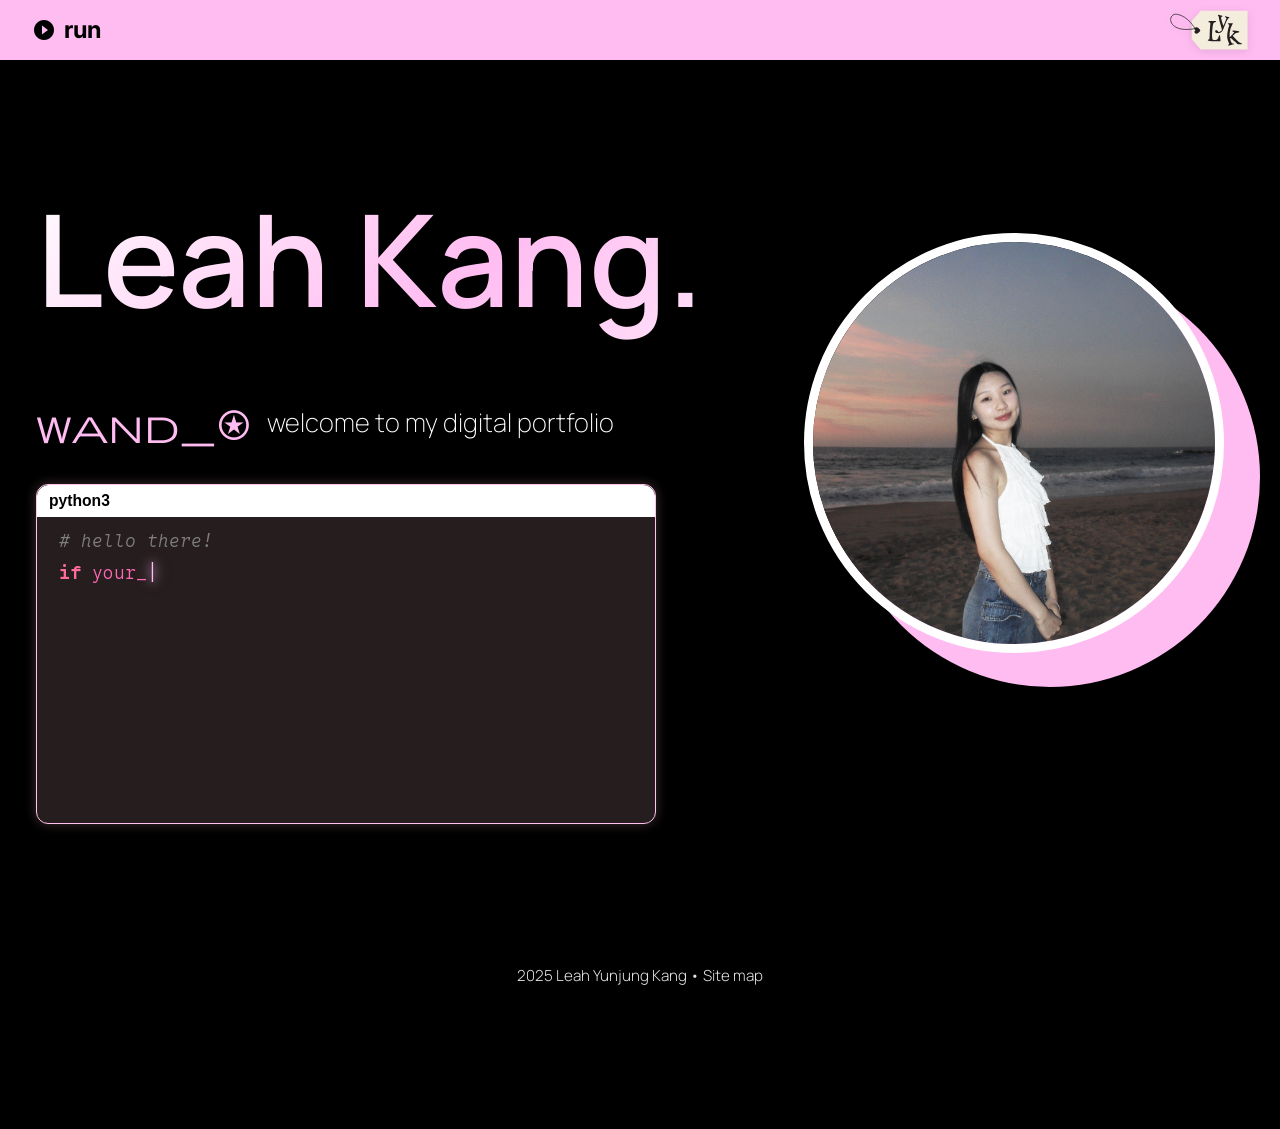
<file: index.html>
<!doctype html>
<html lang="en">

<!--
WRITTEN BY: Leah Kang
EMAIL: leahyk@uci.edu
-->

<head>
  <!-- meta tags for responsiveness -->
  <meta charset="utf-8">
  <meta name="viewport" content="width=device-width, initial-scale=1.0">
  <meta name="author" content="Leah Kang">
  <meta name="description" content="Leah Kang's Portfolio - Informatics Student">
  
  <!-- preconnect for faster font loading -->
  <link rel="preconnect" href="https://fonts.googleapis.com">
  <link rel="preconnect" href="https://fonts.gstatic.com" crossorigin>

  <!-- external styles -->
  <link rel="stylesheet" href="css/style.css">
  <link href="https://fonts.googleapis.com/icon?family=Material+Icons" rel="stylesheet">
  <link href="https://fonts.googleapis.com/css2?family=Google+Sans+Code:wght@300&display=swap" rel="stylesheet">
  <link href="https://fonts.googleapis.com/css2?family=Inter:wght@400;600&display=swap" rel="stylesheet">
  <link href="https://fonts.googleapis.com/css2?family=Manrope:wght@300;700&display=swap" rel="stylesheet">
  <link href="https://fonts.googleapis.com/css2?family=Material+Symbols+Outlined" rel="stylesheet">

  <title>Leah Kang's Portfolio</title>
</head>


<body>
<!-- skip link for accessibility -->
<a class="skip-link" href="#main-content">Skip to main content</a>

<!-- main navigation menu -->
<nav aria-label="Main navigation" id="run-section">
  <div class="nav-top-row">
    <button id="run-btn" class="run-btn" aria-expanded="false" aria-controls="nav-links">
      <span class="material-icons play-icon">play_circle_filled</span>
      <strong>run</strong>
    </button>
    <!-- logo -->
    <a href="index.html" aria-label="Home">
      <img src="images/logo.svg" alt="LYK monogram logo." class="nav-logo"><span class="visually-hidden">Home</span>
    </a>
  </div>
  <ul id="nav-links" class="nav-links">
    <li><a href="about.html">about</a></li>
    <li><a href="projects.html">projects</a></li>
    <li><a href="personal.html">personal</a></li>
    <li><a href="contact.html">contact</a></li>
  </ul>
</nav>

 
 
  <!-- main content -->
  <main id="main-content">
  <div class="intro-container">
    <header>
      <h1>Leah Kang.</h1>
    
      <p class="intro-text">
        <span class="material-symbols-outlined magic-icon">wand_stars</span>
        welcome to my digital portfolio
      </p>
      
      <!-- code snippet with explore link -->
      <div class="code-box">
        <div class="code-header">python3</div>
        <div id="typed-code"></div>
        <p class="indented" id="explore-line" style="visibility: hidden;">
          <button id="explore-link" type="button" class="explore-link"><span class="code-variable">explore</span> = <span class="code-boolean">True</span></button>
        </p>
      </div>
      </header>
    
    <!-- progile image with pink background -->
    <div class="profile-img-container">
      <img src="images/self.jpg" alt="Leah Kang standing and smiling at a beach." class="profile-img">
    </div>

  </div>
  </main>


  

  <!-- JavaScript for typing animation and nav -->
  <script>
    // typing animation for code box
    const codeLines = [
      { html: '<span class="hello-color"><em># hello there! </em></span>', raw: '# hello there! ' },
      { html: '<span class="code-keyword">if</span> <span class="code-variable">your_interest</span> <span class="code-keyword">in</span> [', raw: 'if your_interest in [' },
      { html: '    <span class="code-string">"backend software"</span>,', raw: '    "backend software",' },
      { html: '    <span class="code-string">"informatics"</span>,', raw: '    "informatics",' },
      { html: '    <span class="code-string">"organizations and IT"</span>,', raw: '    "organizations and IT",' },
      { html: '    <span class="code-string">"design"</span>', raw: '    "design"' },
      { html: '    ] :', raw: '    ] :' }
    ];

    const typedCode = document.getElementById("typed-code");
    const exploreLine = document.getElementById("explore-line");
    let lineIndex = 0;
    let charIndex = 0;
    let currentLineEl = null;

    function typeNextChar() {
      if (lineIndex >= codeLines.length) {
        exploreLine.style.visibility = "visible";
        return;
      }

      const line = codeLines[lineIndex];

      if (charIndex === 0) {
        currentLineEl = document.createElement("p");
        if (lineIndex === 0) {
          // no indent for comment line
        } else if (lineIndex >= 2) {
          currentLineEl.className = "indented";
        }
        typedCode.appendChild(currentLineEl);
      }

      charIndex++;
      // Build the displayed text by taking raw chars up to charIndex, then map to styled HTML
      const visibleRaw = line.raw.substring(0, charIndex);
      // Replace the raw substring with the corresponding styled HTML, truncated
      currentLineEl.innerHTML = buildStyledSubstring(line, charIndex) + '<span class="typing-cursor">|</span>';

      if (charIndex < line.raw.length) {
        setTimeout(typeNextChar, 45);
      } else {
        // Remove cursor from finished line
        currentLineEl.innerHTML = line.html;
        lineIndex++;
        charIndex = 0;
        setTimeout(typeNextChar, 150);
      }
    }

    function buildStyledSubstring(line, count) {
      // Create a temp element with full HTML, extract text, then truncate
      const temp = document.createElement("div");
      temp.innerHTML = line.html;
      const fullText = temp.textContent;
      const partial = fullText.substring(0, count);

      // Rebuild with styling by walking through the HTML structure
      let result = "";
      let textSoFar = 0;
      const walker = document.createTreeWalker(temp, NodeFilter.SHOW_TEXT);
      let node;
      const fragments = [];

      // Collect all text nodes with their parent styling
      while (node = walker.nextNode()) {
        fragments.push({ text: node.textContent, parent: node.parentElement });
      }

      for (const frag of fragments) {
        if (textSoFar >= count) break;
        const remaining = count - textSoFar;
        const sliced = frag.text.substring(0, remaining);
        textSoFar += sliced.length;

        if (frag.parent === temp) {
          result += sliced;
        } else {
          // Wrap in parent tags
          const clone = frag.parent.cloneNode(false);
          clone.textContent = sliced;
          result += clone.outerHTML;
        }
      }
      return result;
    }

    // Start typing after a brief delay
    setTimeout(typeNextChar, 500);

    // Nav menu logic
    const exploreLink = document.getElementById("explore-link");
    const runBtn = document.getElementById("run-btn");
    const navLinks = document.getElementById("nav-links");
    const runSection = document.getElementById("run-section");
    let menuOpen = false;

    function toggleMenu(open) {
      menuOpen = open;
      runBtn.setAttribute("aria-expanded", open);
      const items = navLinks.querySelectorAll("li");

      if (open) {
        navLinks.classList.add("open");
        items.forEach((item, i) => {
          item.style.transitionDelay = `${i * 80}ms`;
          item.classList.add("visible");
        });
      } else {
        items.forEach((item, i) => {
          item.style.transitionDelay = `${(items.length - 1 - i) * 60}ms`;
          item.classList.remove("visible");
        });
        setTimeout(() => navLinks.classList.remove("open"), items.length * 60 + 200);
      }
    }

    runBtn.addEventListener("click", () => {
      toggleMenu(!menuOpen);
    });

    exploreLink.addEventListener("click", () => {
      toggleMenu(true);
      runSection.scrollIntoView({ behavior: "smooth", block: "start" });
    });

    document.addEventListener("click", (event) => {
      if (menuOpen && !runSection.contains(event.target) && event.target !== exploreLink) {
        toggleMenu(false);
      }
    });
  </script>

  <!-- footer with name and sitemap link -->
  <footer>
    <p>2025 Leah Yunjung Kang • <a href="sitemap.html">Site map</a></p>
  </footer>


  


 </body>
 </html>
</file>
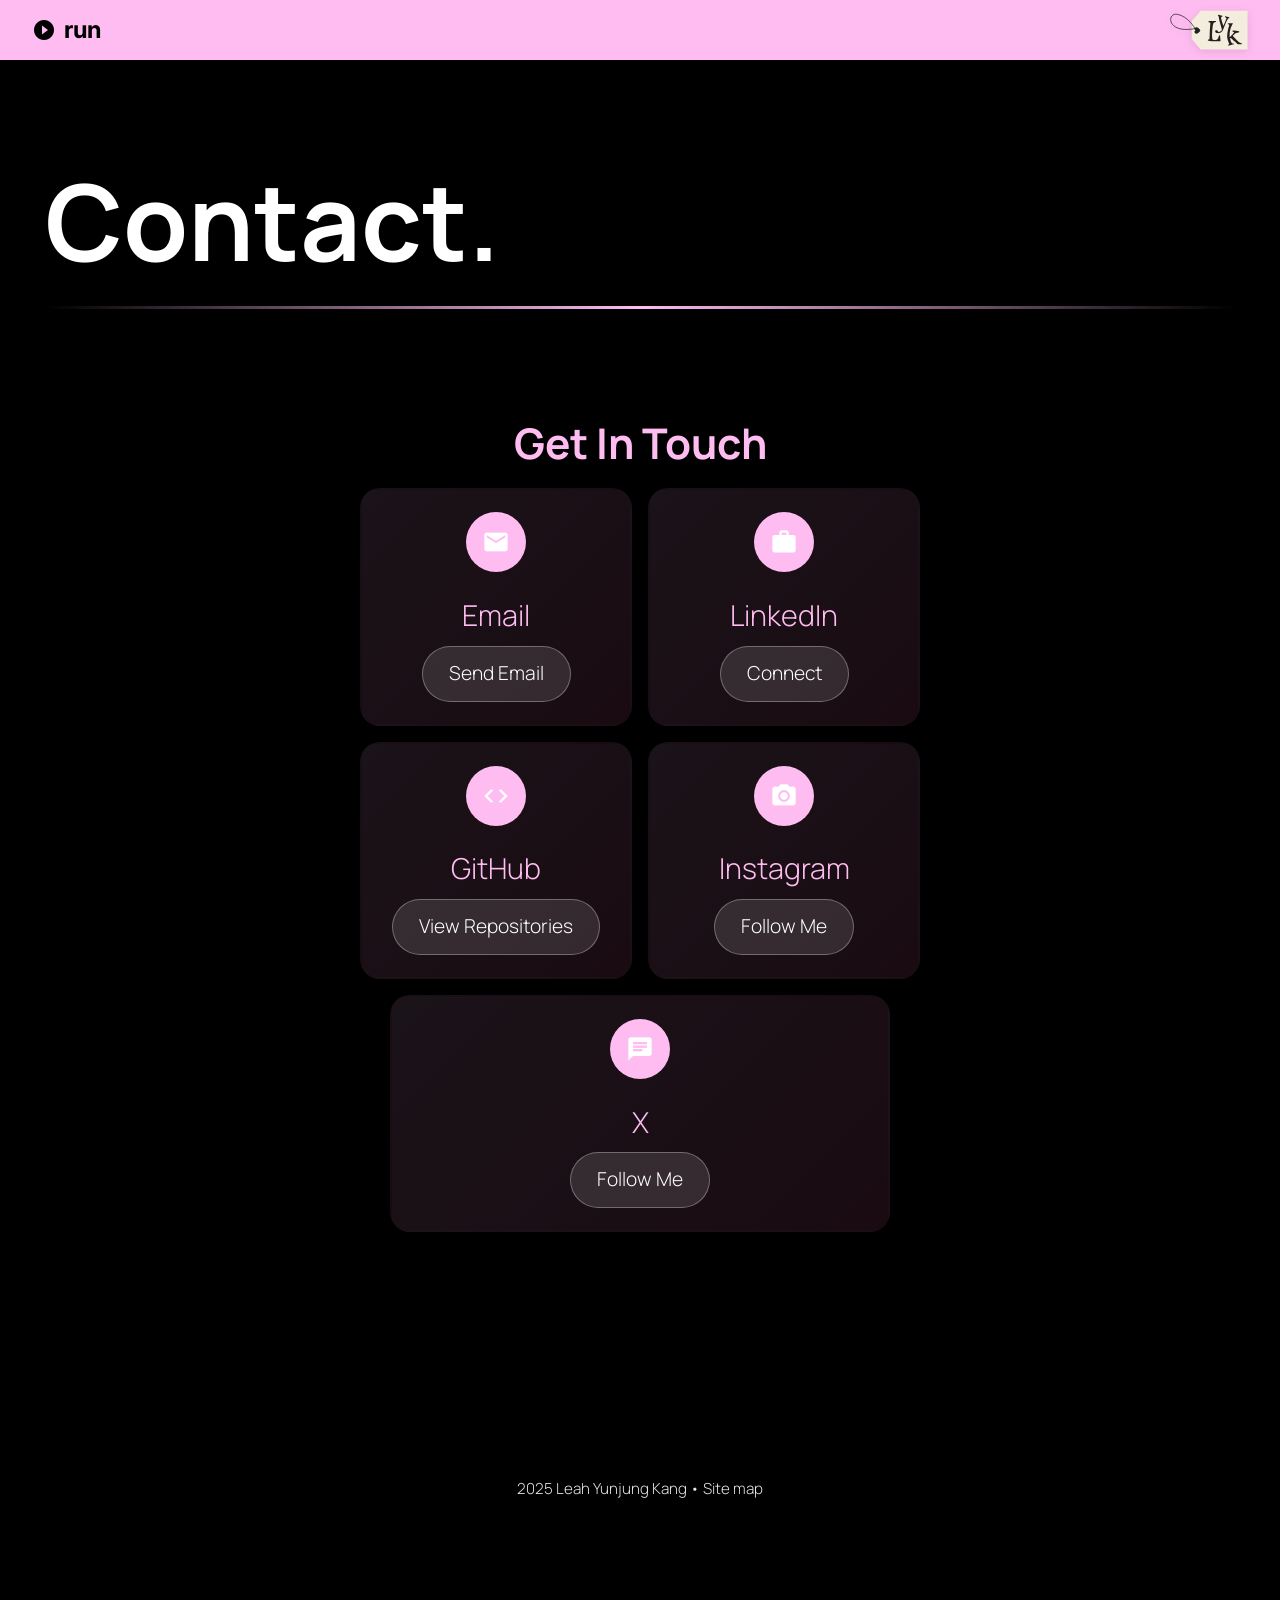
<file: contact.html>
<!doctype html>
<html lang="en">


<head>
  <!-- tags for responsiveness -->
  <meta charset="utf-8">
  <meta name="viewport" content="width=device-width, initial-scale=1.0">
  <meta name="author" content="Leah Kang">
  <meta name="description" content="Contact Leah Kang - Portfolio">
  
  <!-- preconnect for faster font loading -->
  <link rel="preconnect" href="https://fonts.googleapis.com">
  <link rel="preconnect" href="https://fonts.gstatic.com" crossorigin>

  <!-- external styles -->
  <link rel="stylesheet" href="css/style.css">
  <link href="https://fonts.googleapis.com/icon?family=Material+Icons" rel="stylesheet">
  <link href="https://fonts.googleapis.com/css2?family=Google+Sans+Code:wght@300&display=swap" rel="stylesheet">
  <link href="https://fonts.googleapis.com/css2?family=Inter:wght@400;600&display=swap" rel="stylesheet">
  <link href="https://fonts.googleapis.com/css2?family=Manrope:wght@300;700&display=swap" rel="stylesheet">
  <link href="https://fonts.googleapis.com/css2?family=Material+Symbols+Outlined" rel="stylesheet">

  <title>Contact — Leah Kang</title>
</head>


<body>
<!-- skip link -->
<a class="skip-link" href="#main-content">Skip to main content</a>

<!-- main navigation menu -->
<nav aria-label="Main navigation" id="run-section">
  <div class="nav-top-row">
    <button id="run-btn" class="run-btn" aria-expanded="false" aria-controls="nav-links">
      <span class="material-icons play-icon">play_circle_filled</span>
      <strong>run</strong>
    </button>
    <a href="index.html" aria-label="Home">
      <img src="images/logo.svg" alt="LYK monogram logo." class="nav-logo"><span class="visually-hidden">Home</span>
    </a>
  </div>
  <ul id="nav-links" class="nav-links">
    <li><a href="about.html">about</a></li>
    <li><a href="projects.html">projects</a></li>
    <li><a href="personal.html">personal</a></li>
    <li><a href="contact.html" aria-current="page">contact</a></li>
  </ul>
</nav>

 
 
            
  <!-- main content -->
  <main id="main-content">
  <div class="about-me">
    <h1><strong>Contact.</strong></h1>
    <hr class="about-line">

    <div class="about-content">
      <div class="about-text-content">
        <div class="personal-content">
          
          <!-- contact information grid -->
          <div class="contact-section">
            <h2>Get In Touch</h2>
            <div class="contact-grid">
              <!-- email contact -->
              <div class="contact-item">
                <div class="contact-icon">
                  <span class="material-icons">email</span>
                </div>
                <h3>Email</h3>
                <a href="mailto:leahyk@uci.edu" class="contact-link" aria-label="Send email to Leah Kang">Send Email</a>
              </div>
              
              <!-- linkedin contact -->
              <div class="contact-item">
                <div class="contact-icon">
                  <span class="material-icons">work</span>
                </div>
                <h3>LinkedIn</h3>
                <a href="https://linkedin.com/in/leahkang" target="_blank" class="contact-link" aria-label="View Leah Kang's LinkedIn profile">Connect</a>
              </div>
              
              <!-- github contact -->
              <div class="contact-item">
                <div class="contact-icon">
                  <span class="material-icons">code</span>
                </div>
                <h3>GitHub</h3>
                <a href="https://github.com/leahkangg" target="_blank" class="contact-link" aria-label="View Leah Kang's GitHub repositories">View Repositories</a>
              </div>
              
              <!-- instagram contact -->
              <div class="contact-item">
                <div class="contact-icon">
                  <span class="material-icons">photo_camera</span>
                </div>
                <h3>Instagram</h3>
                <a href="https://instagram.com/leahkangg" target="_blank" class="contact-link" aria-label="Follow Leah Kang on Instagram">Follow Me</a>
              </div>
              
              <!-- x contact -->
              <div class="contact-item">
                <div class="contact-icon">
                  <span class="material-icons">chat</span>
                </div>
                <h3>X</h3>
                <a href="https://x.com/leahkangg" target="_blank" class="contact-link" aria-label="Follow Leah Kang on X (Twitter)">Follow Me</a>
              </div>
            </div>
          </div>


        </div>
      </div>
    </div>
  </div>
  </main>
  
  


  <!-- JavaScript for nav -->
  <script>
    const runBtn = document.getElementById("run-btn");
    const navLinks = document.getElementById("nav-links");
    const runSection = document.getElementById("run-section");
    let menuOpen = false;

    function toggleMenu(open) {
      menuOpen = open;
      runBtn.setAttribute("aria-expanded", open);
      const items = navLinks.querySelectorAll("li");
      if (open) {
        navLinks.classList.add("open");
        items.forEach((item, i) => { item.style.transitionDelay = `${i * 80}ms`; item.classList.add("visible"); });
      } else {
        items.forEach((item, i) => { item.style.transitionDelay = `${(items.length - 1 - i) * 60}ms`; item.classList.remove("visible"); });
        setTimeout(() => navLinks.classList.remove("open"), items.length * 60 + 200);
      }
    }

    runBtn.addEventListener("click", () => toggleMenu(!menuOpen));
    document.addEventListener("click", (event) => {
      if (menuOpen && !runSection.contains(event.target)) toggleMenu(false);
    });
  </script>

  <!-- footer with name and sitemap link -->
  <footer>
    <p>2025 Leah Yunjung Kang • <a href="sitemap.html">Site map</a></p>
  </footer>

</body>
</html>
</file>
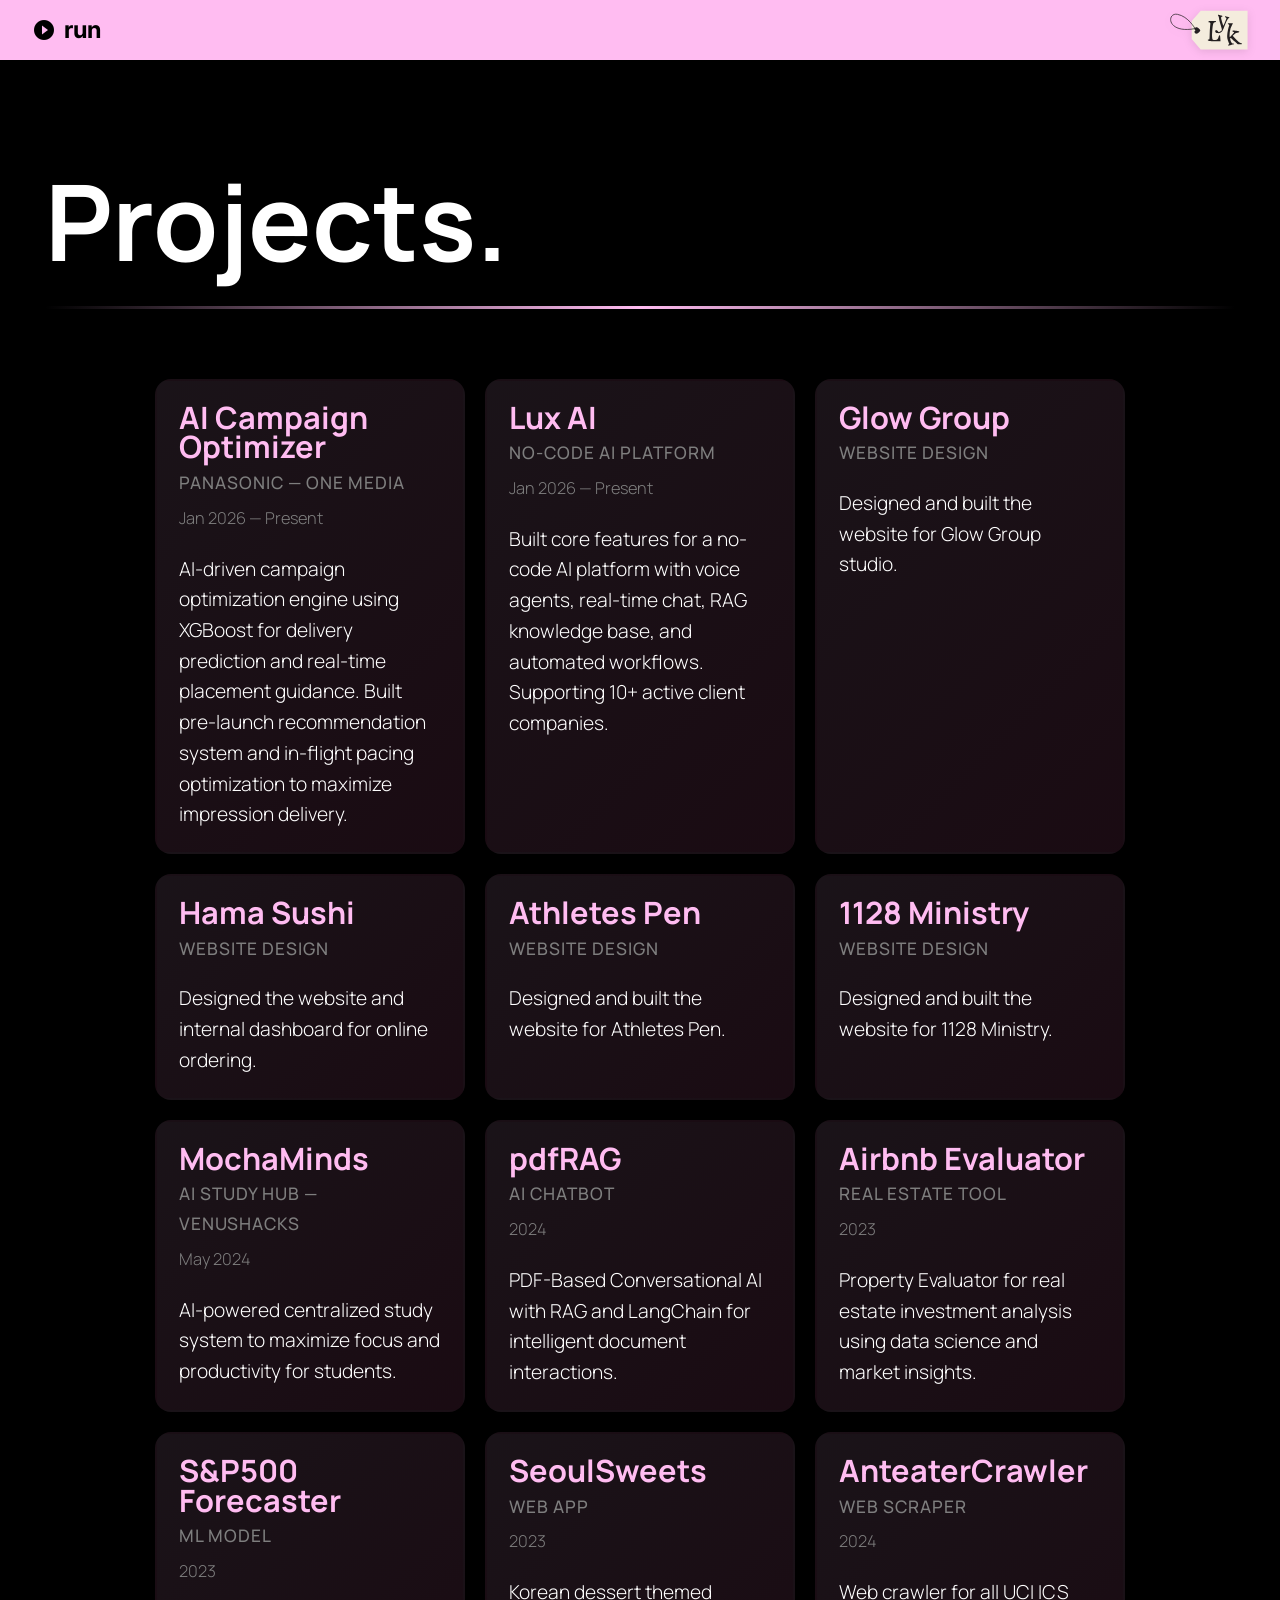
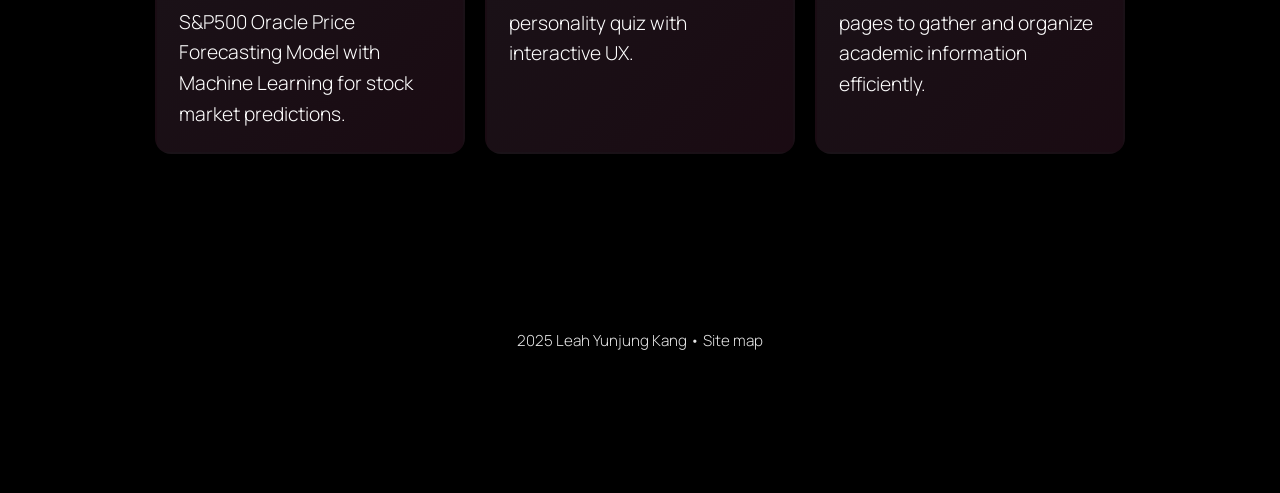
<file: projects.html>
<!doctype html>
<html lang="en">


<head>
  <!--  tags for responsiveness -->
  <meta charset="utf-8">
  <meta name="viewport" content="width=device-width, initial-scale=1.0">
  <meta name="author" content="Leah Kang">
  <meta name="description" content="Leah Kang's Projects - Portfolio">
  
  <!-- preconnect for faster font loading -->
  <link rel="preconnect" href="https://fonts.googleapis.com">
  <link rel="preconnect" href="https://fonts.gstatic.com" crossorigin>

  <!-- external styles -->
  <link rel="stylesheet" href="css/style.css">
  <link href="https://fonts.googleapis.com/icon?family=Material+Icons" rel="stylesheet">
  <link href="https://fonts.googleapis.com/css2?family=Google+Sans+Code:wght@300&display=swap" rel="stylesheet">
  <link href="https://fonts.googleapis.com/css2?family=Inter:wght@400;600&display=swap" rel="stylesheet">
  <link href="https://fonts.googleapis.com/css2?family=Manrope:wght@300;700&display=swap" rel="stylesheet">
  <link href="https://fonts.googleapis.com/css2?family=Material+Symbols+Outlined" rel="stylesheet">

  <title>Projects — Leah Kang</title>
</head>


<body>
<!-- skip link for accessibility -->
<a class="skip-link" href="#main-content">Skip to main content</a>

<!-- main navigation menu -->
<nav aria-label="Main navigation" id="run-section">
  <div class="nav-top-row">
    <button id="run-btn" class="run-btn" aria-expanded="false" aria-controls="nav-links">
      <span class="material-icons play-icon">play_circle_filled</span>
      <strong>run</strong>
    </button>
    <a href="index.html" aria-label="Home">
      <img src="images/logo.svg" alt="LYK monogram logo." class="nav-logo"><span class="visually-hidden">Home</span>
    </a>
  </div>
  <ul id="nav-links" class="nav-links">
    <li><a href="about.html">about</a></li>
    <li><a href="projects.html" aria-current="page">projects</a></li>
    <li><a href="personal.html">personal</a></li>
    <li><a href="contact.html">contact</a></li>
  </ul>
</nav>

 
 
            
  <!-- main content -->
  <main id="main-content">
  <div class="about-me">
    <h1><strong>Projects.</strong></h1>
    <hr class="about-line">

    <!-- projects grid  -->
    <div class="projects-container">
      <div class="projects-grid">

        <!-- panasonic project -->
        <a class="project-card project-card-nolink">
          <div class="project-header">
            <h2>AI Campaign Optimizer</h2>
            <div class="project-type">Panasonic — One Media</div>
            <div class="project-date">Jan 2026 — Present</div>
          </div>
          <p class="project-description">AI-driven campaign optimization engine using XGBoost for delivery prediction and real-time placement guidance. Built pre-launch recommendation system and in-flight pacing optimization to maximize impression delivery.</p>
        </a>

        <!-- lux ai project -->
        <a href="https://www.luxai.dev/" target="_blank" class="project-card project-card-link">
          <div class="project-header">
            <h2>Lux AI</h2>
            <div class="project-type">No-Code AI Platform</div>
            <div class="project-date">Jan 2026 — Present</div>
          </div>
          <p class="project-description">Built core features for a no-code AI platform with voice agents, real-time chat, RAG knowledge base, and automated workflows. Supporting 10+ active client companies.</p>
        </a>

        <!-- glow group project -->
        <a href="https://glowgroup.studio" target="_blank" class="project-card project-card-link">
          <div class="project-header">
            <h2>Glow Group</h2>
            <div class="project-type">Website Design</div>
          </div>
          <p class="project-description">Designed and built the website for Glow Group studio.</p>
        </a>

        <!-- hama sushi project -->
        <a href="https://hamasushi.com" target="_blank" class="project-card project-card-link">
          <div class="project-header">
            <h2>Hama Sushi</h2>
            <div class="project-type">Website Design</div>
          </div>
          <p class="project-description">Designed the website and internal dashboard for online ordering.</p>
        </a>

        <!-- athletes pen project -->
        <a href="https://athletespen.com" target="_blank" class="project-card project-card-link">
          <div class="project-header">
            <h2>Athletes Pen</h2>
            <div class="project-type">Website Design</div>
          </div>
          <p class="project-description">Designed and built the website for Athletes Pen.</p>
        </a>

        <!-- 1128 ministry project -->
        <a href="https://1128ministry.org" target="_blank" class="project-card project-card-link">
          <div class="project-header">
            <h2>1128 Ministry</h2>
            <div class="project-type">Website Design</div>
          </div>
          <p class="project-description">Designed and built the website for 1128 Ministry.</p>
        </a>

        <!-- mochaminds project -->
        <a href="https://github.com/BaneBeetle/VenusHacks" target="_blank" class="project-card project-card-link">
          <div class="project-header">
            <h2>MochaMinds</h2>
            <div class="project-type">AI Study Hub — VenusHacks</div>
            <div class="project-date">May 2024</div>
          </div>
          <p class="project-description">AI-powered centralized study system to maximize focus and productivity for students.</p>
        </a>

        <!-- pdfrag project -->
        <a href="https://github.com/leahkangg/RAGPDF/blob/main/RAGLLM.py" target="_blank" class="project-card project-card-link">
          <div class="project-header">
            <h2>pdfRAG</h2>
            <div class="project-type">AI Chatbot</div>
            <div class="project-date">2024</div>
          </div>
          <p class="project-description">PDF-Based Conversational AI with RAG and LangChain for intelligent document interactions.</p>
        </a>

        <!-- airbnb evaluator project -->
        <a href="https://github.com/leahkangg/AirbnbEstimator" target="_blank" class="project-card project-card-link">
          <div class="project-header">
            <h2>Airbnb Evaluator</h2>
            <div class="project-type">Real Estate Tool</div>
            <div class="project-date">2023</div>
          </div>
          <p class="project-description">Property Evaluator for real estate investment analysis using data science and market insights.</p>
        </a>

        <!-- sp500 forecaster project -->
        <a href="https://github.com/leahkangg/SP500Oracle" target="_blank" class="project-card project-card-link">
          <div class="project-header">
            <h2>S&P500 Forecaster</h2>
            <div class="project-type">ML Model</div>
            <div class="project-date">2023</div>
          </div>
          <p class="project-description">S&P500 Oracle Price Forecasting Model with Machine Learning for stock market predictions.</p>
        </a>

        <!-- seoulsweets project -->
        <a href="https://leahkangg.github.io/SeoulSweets.github.io/" target="_blank" class="project-card project-card-link">
          <div class="project-header">
            <h2>SeoulSweets</h2>
            <div class="project-type">Web App</div>
            <div class="project-date">2023</div>
          </div>
          <p class="project-description">Korean dessert themed personality quiz with interactive UX.</p>
        </a>

        <!-- anteatercrawler project -->
        <a href="https://github.com/leahkangg/leahkangg-webcrawler" target="_blank" class="project-card project-card-link">
          <div class="project-header">
            <h2>AnteaterCrawler</h2>
            <div class="project-type">Web Scraper</div>
            <div class="project-date">2024</div>
          </div>
          <p class="project-description">Web crawler for all UCI ICS pages to gather and organize academic information efficiently.</p>
        </a>

      </div>
    </div>
  </div>
  </main>
  
  



  <!-- JavaScript for nav -->
  <script>
    const runBtn = document.getElementById("run-btn");
    const navLinks = document.getElementById("nav-links");
    const runSection = document.getElementById("run-section");
    let menuOpen = false;

    function toggleMenu(open) {
      menuOpen = open;
      runBtn.setAttribute("aria-expanded", open);
      const items = navLinks.querySelectorAll("li");
      if (open) {
        navLinks.classList.add("open");
        items.forEach((item, i) => { item.style.transitionDelay = `${i * 80}ms`; item.classList.add("visible"); });
      } else {
        items.forEach((item, i) => { item.style.transitionDelay = `${(items.length - 1 - i) * 60}ms`; item.classList.remove("visible"); });
        setTimeout(() => navLinks.classList.remove("open"), items.length * 60 + 200);
      }
    }

    runBtn.addEventListener("click", () => toggleMenu(!menuOpen));
    document.addEventListener("click", (event) => {
      if (menuOpen && !runSection.contains(event.target)) toggleMenu(false);
    });
  </script>

  <!-- footer with name and sitemap link -->
  <footer>
    <p>2025 Leah Yunjung Kang • <a href="sitemap.html">Site map</a></p>
  </footer>

</body>
</html>
</file>
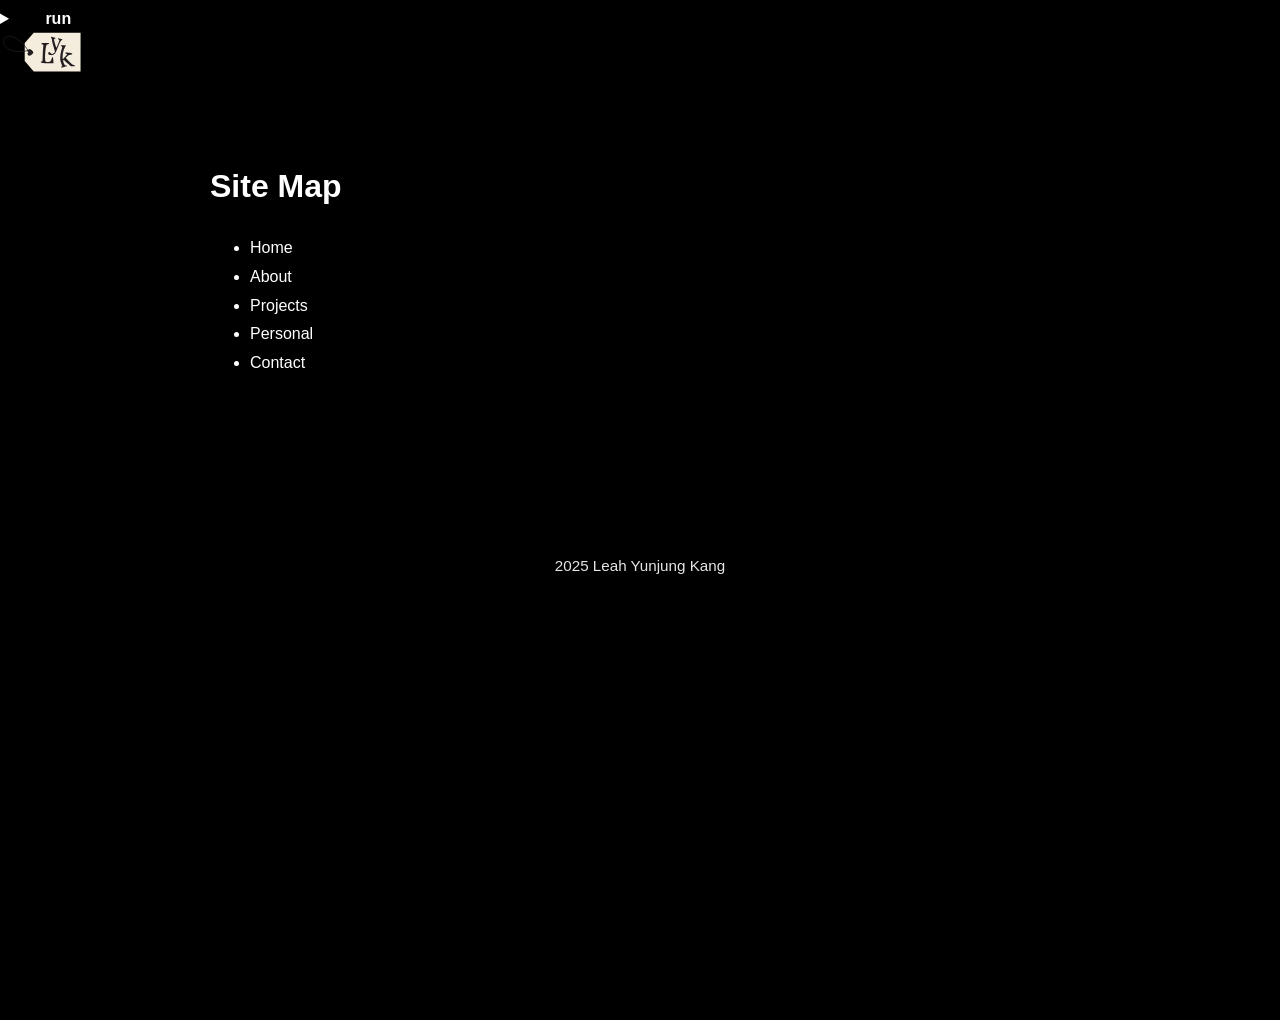
<file: sitemap.html>
<!doctype html>
<html lang="en">
<head>
  <meta charset="utf-8">
  <meta name="viewport" content="width=device-width, initial-scale=1.0">
  <title>Site Map</title>
  <link rel="stylesheet" href="css/style.css">
  <link href="https://fonts.googleapis.com/icon?family=Material+Icons" rel="stylesheet">
  </head>
<body>
  <a class="skip-link" href="#main-content">Skip to main content</a>
  <nav aria-label="Main navigation">
    <details id="run-section">
      <summary>
        <span class="material-icons play-icon">play_circle_filled</span>
        <strong>run</strong>
      </summary>
      <ul>
        <li><a href="about.html">about</a></li>
        <li><a href="projects.html">projects</a></li>
        <li><a href="personal.html">personal</a></li>
        <li><a href="contact.html">contact</a></li>
      </ul>
    </details>
    <a href="index.html" aria-label="Home">
      <img src="images/logo.svg" alt="Leah Kang's graphic logo." class="nav-logo"><span class="visually-hidden">Home</span>
    </a>
  </nav>

  <main id="main-content" class="sitemap-main">
    <h1>Site Map</h1>
    <ul>
      <li><a href="index.html">Home</a></li>
      <li><a href="about.html">About</a></li>
      <li><a href="projects.html">Projects</a></li>
      <li><a href="personal.html">Personal</a></li>
      <li><a href="contact.html">Contact</a></li>
    </ul>
  </main>

  <footer>
    <p>2025 Leah Yunjung Kang</p>
  </footer>
</body>
</html>
</file>
<file: css/style.css>
/* css variables */
:root {
  --primary-pink: #ffbcf1;
  --text-white: #ffffff;
  --text-gray: #7e7e7e;
  --bg-black: black;
  --code-bg: rgba(255, 192, 203, 0.15);
  --code-border: rgb(255, 195, 237);
  --code-shadow: rgba(255, 182, 193, 0.25);
}

/* reset and base  */
* {
  box-sizing: border-box;
}

html {
  overflow-y: scroll;
}

/* accessibility reduced motion */
@media (prefers-reduced-motion: reduce) {
  * {
    animation-duration: 0.01ms !important;
    animation-iteration-count: 1 !important;
    transition-duration: 0.01ms !important;
  }
}

/* focus styles for accessibility when using keyboard and not mouse*/
a:focus,
button:focus,
summary:focus {
  outline: 2px solid var(--primary-pink);
  outline-offset: 2px;
}

/* link hover and focus styles */
a:hover,
a:focus {
  text-decoration: underline;
}

@media (max-width: 768px) {
  .nav-links li a {
    padding: 10px 15px;
    font-size: 1.1em;
  }

  .run-btn {
    padding: 10px;
  }

  .play-icon {
    font-size: 2em;
  }
}

body {
  background-color: var(--bg-black);
  color: var(--text-white);
    font-family: 'Manrope', 'Segoe UI', Tahoma, Geneva, Verdana, sans-serif;
    font-weight: 300;
    margin: 0;
    min-height: 100vh;
    text-align: left;
    padding: 0;
    line-height: 1.6;
    -webkit-font-smoothing: antialiased;
    -moz-osx-font-smoothing: grayscale;
    padding-bottom: 120px;
}

.skip-link {
  position: absolute;
  left: -999px;
  top: 10px;
  background: #000;
  color: #fff;
  padding: 10px 14px;
  border-radius: 6px;
  z-index: 2000;
}

.skip-link:focus {
  left: 10px;
  outline: 2px solid var(--primary-pink);
  outline-offset: 2px;
}

footer {
  text-align: center;
  padding: 60px 20px 20px 20px;
  color: var(--text-white);
  opacity: 0.9;
  margin-top: 80px;
}

footer p {
  margin: 0;
  font-size: 0.95em;
}
footer a { color: #ffffff; text-decoration: none; }
footer a:hover, footer a:focus { text-decoration: underline; color: #ffffff; }

nav {
    position: fixed;
    top: 0;
    left: 0;
    width: 100%;
    background: none;
    padding: 0;
    z-index: 1000;
  }

  .nav-top-row {
    display: flex;
    align-items: center;
    justify-content: space-between;
    width: 100%;
    height: 60px;
    background: var(--primary-pink);
    padding: 0 2em;
  }

  .run-btn {
    cursor: pointer;
    font-weight: 600;
    color: var(--bg-black);
    outline: none;
    font-size: 24px;
    line-height: 60px;
    font-family: 'Inter', sans-serif;
    display: flex;
    align-items: center;
    gap: 8px;
    background: none;
    border: none;
    padding: 0;
    height: 60px;
  }

  .nav-links {
    list-style: none;
    margin: 0;
    padding: 0 0 0 2em;
    max-height: 0;
    overflow: hidden;
    transition: max-height 0.4s cubic-bezier(0.4, 0, 0.2, 1);
    background: rgba(255, 214, 243, 0.5);
    backdrop-filter: blur(12px);
    -webkit-backdrop-filter: blur(12px);
  }

  .nav-links.open {
    max-height: 300px;
  }

  .nav-links li {
    opacity: 0;
    transform: translateX(-20px);
    transition: opacity 0.3s ease, transform 0.3s ease;
  }

  .nav-links li.visible {
    opacity: 1;
    transform: translateX(0);
  }
  
  .nav-logo {
  height: 40px;
  width: auto;
  display: block;
  filter: drop-shadow(0 2px 4px rgba(0, 0, 0, 0.1));
  }

.visually-hidden {
  position: absolute;
  width: 1px;
  height: 1px;
  padding: 0;
  margin: -1px;
  overflow: hidden;
  clip: rect(0, 0, 1px, 1px);
  clip-path: inset(50%);
  border: 0;
  white-space: nowrap;
}
  

.nav-links li {
  margin: 0.7em 0;
}

.nav-links li a {
  color: var(--text-white);
  text-decoration: none;
  position: relative;
  padding: 5px 10px;
  border-radius: 8px;
  font-family: 'Inter', sans-serif;
}

.nav-links li a:hover,
.nav-links li a:focus {
  background-color: rgba(255, 255, 255, 0.2);
}

.play-icon {
  font-size: 32px;
  color: var(--bg-black);
}

header {
  display: flex;
  flex-direction: column;
  justify-content: center;
}

header h1 {
  font-size: 8em;
  margin-bottom: 0.1em;
  font-weight: 600;
  color: var(--text-white);
  background: linear-gradient(135deg, var(--text-white) 0%, var(--primary-pink) 25%, var(--text-white) 50%, var(--primary-pink) 75%, var(--text-white) 100%);
  -webkit-background-clip: text;
  -webkit-text-fill-color: transparent;
  background-clip: text;
  background-size: 300% 100%;
  animation: gradient-shift 4s ease-in-out infinite;
}

@keyframes gradient-shift {
  0% { background-position: 0% 50%; }
  50% { background-position: 100% 50%; }
  100% { background-position: 0% 50%; }
}



header .hello-color {
  color: var(--text-gray);
  font-style: italic;
  font-size: 1em;
  margin: 0 0 0.1em 0;
}

header p {
  margin: 0.5em 0;
  font-weight: 100;
  font-size: 1.6em;
  line-height: 1.6;
}

.intro-container {
    display: flex;
  align-items: center;
  justify-content: center;
    gap: 80px;
  margin-top: 70px;
  padding: 0 30px;
}

.intro-container .profile-img-container {
  margin-right: 20px;
  }
  
  .intro-text {
  margin-top: 30px;
  margin-bottom: 30px;
    font-size: 1.6em;
    line-height: 1.6;
    font-weight: 100;
  }
  
  .explore-link {
  color: inherit;
  text-decoration: none;
    cursor: pointer;
    background: transparent;
    border: none;
    padding: 0;
    font: inherit;
    text-shadow: 0 0 8px var(--primary-pink), 0 0 16px var(--primary-pink), 0 0 32px rgba(255, 188, 241, 0.4);
    animation: glow-pulse 2s ease-in-out infinite;
  }

  @keyframes glow-pulse {
    0%, 100% { text-shadow: 0 0 8px var(--primary-pink), 0 0 16px var(--primary-pink), 0 0 32px rgba(255, 188, 241, 0.4); }
    50% { text-shadow: 0 0 12px var(--primary-pink), 0 0 24px var(--primary-pink), 0 0 48px rgba(255, 188, 241, 0.6); }
  }

  .explore-link:hover {
  color: var(--primary-pink);
  text-decoration: none;
  background-color: rgba(255, 188, 241, 0.1);
  }
  
.profile-img {
  width: 420px;
  height: 420px;
    border-radius: 50%;
    object-fit: cover;
  border: 9px solid var(--text-white);
  align-self: flex-end;
}

.profile-img-container {
  position: relative;
  display: inline-block;
}

.profile-img-container::after {
  content: "";
  position: absolute;
  width: 420px;
  height: 420px;
  background-color: var(--primary-pink);
  border-radius: 50%;
  bottom: -24px;
  right: -32px;
  z-index: -1;
}

.code-box {
  background-color: var(--code-bg);
  border: 1px solid var(--code-border);
    border-radius: 12px;
    padding: 14px 22px;
    margin-top: 10px;
    display: inline-block;
    line-height: 1.5;
  font-size: 0.7em;
  box-shadow: 0 0 12px var(--code-shadow);
  position: relative;
    font-family: 'Google Sans Code', 'Fira Code', 'Consolas', 'Monaco', 'Courier New', monospace;
  font-weight: 300;
  overflow: hidden;
  min-width: 450px;
  height: 340px;
  width: 100%;
  max-width: 620px;
}



.code-box p {
  margin: 0.2em 0;
}

.typing-cursor {
  color: var(--primary-pink);
  animation: blink 0.7s step-end infinite;
  font-weight: 300;
  text-shadow: 0 0 8px var(--primary-pink), 0 0 16px var(--primary-pink), 0 0 24px rgba(255, 188, 241, 0.4);
}

@keyframes blink {
  0%, 100% { opacity: 1; }
  50% { opacity: 0; }
}

#typed-code p {
  margin: 0.2em 0;
  white-space: pre-wrap;
}


.code-box .code-header {
  background-color: var(--text-white);
  color: var(--bg-black);
    font-weight: 600;
    font-size: 1.4em;
  font-family: 'Arial', sans-serif;
    padding: 4px 12px;
    border-top-left-radius: 12px;
    border-top-right-radius: 12px;
  margin: -14px -22px 10px -22px;
}

.full-width-box {
  background: linear-gradient(135deg, var(--code-bg) 0%, rgba(255, 192, 203, 0.25) 100%);
  border: 1px solid var(--code-border);
  border-radius: 16px;
  padding: 90px 20px 45px 20px; 
  box-shadow: 0 8px 32px var(--code-shadow), 0 0 0 1px rgba(255, 255, 255, 0.1);
  color: var(--text-white);
  font-family: 'Google Sans Code', 'Fira Code', 'Consolas', 'Monaco', 'Courier New', monospace;
  font-weight: 300;
  font-size: 0.8em;
  line-height: 1.3;
  position: relative;
  overflow: hidden;
  word-wrap: break-word;
  overflow-wrap: break-word;
}



.full-width-box .code-header {
  position: absolute;
  top: 0;
  left: 0;
  right: 0;
  width: 100%;
  margin: 0;
  padding: 8px 12px;
  background: linear-gradient(135deg, #f8f9fa 0%, #e9ecef 100%);
  color: var(--bg-black);
  font-weight: 600;
  font-size: 0.9em;
  font-family: 'Arial', sans-serif;
  border-top-left-radius: 16px;
  border-top-right-radius: 16px;
  box-sizing: border-box;
  display: flex;
  align-items: center;
  gap: 8px;
}

.full-width-box .code-header::before {
  content: '●';
  color: #ff5f57;
  font-size: 0.8em;
}

.full-width-box .code-header::after {
  content: '● ●';
  color: #ffbd2e;
  font-size: 0.8em;
  margin-left: auto;
}

.full-width-box p {
  position: relative;
}



.code-keyword {
  color: #ff6b9d; 
  font-weight: 600;
}

.code-string {
  color: #ffffff; 
}

.code-number {
  color: #f0f0f0;
}

.code-variable {
  color: #ff69b4;
}

.code-operator {
  color: #ffd700;
  font-weight: bold;
}

.code-key {
  color: #00ffff;
  font-weight: bold;
}

.code-comment {
  color: #90ee90;
  font-style: italic;
}

.code-boolean {
  color: #ffbcf1;
}




.indented {
  text-indent: 40px;
  margin: 0.2em 0;
  }

  .material-symbols-outlined.magic-icon {
  font-size: 1.4em;
  color: var(--primary-pink);
  vertical-align: middle;
  margin-right: 10px;
}

.about-me {
  max-width: 1200px;
  margin: 100px auto 0;
  padding: 35px 45px;
  color: var(--text-white);
    font-size: 1.2em;
    line-height: 1.55em;
  position: relative;
}

.about-line {
  border: none;
  height: 3px;
  background: linear-gradient(90deg, transparent, var(--primary-pink), transparent);
  margin: 20px 0 70px 0;
  border-radius: 2px;
  animation: pulse 2s ease-in-out infinite;
}

@keyframes pulse {
  0%, 100% { opacity: 0.6; }
  50% { opacity: 1; }
}

.about-me h1 {
    font-size: 5.5em;
  color: var(--text-white);
    margin-bottom: 70px;
    text-align: left;
}

.about-me p {
  margin: 0;
  max-width: 100%;
}

.about-content {
  display: flex;
  align-items: flex-start;
  gap: 50px;
  position: relative;
}

.about-text-content {
  display: flex;
  flex-direction: column;
  gap: 30px;
  flex: 1;
}

.about-image {
  width: 420px;
  height: auto;
  border: 9px solid var(--primary-pink);
  flex-shrink: 0;
  border-radius: 20px;
}

.personal-content {
  max-width: 1200px;
  margin: 0 auto;
        padding: 20px;
}

.contact-section .personal-content {
  padding: 20px 0;
}

.hobbies-section {
  margin-top: -20px;
}

.hobbies-section h2 {
  color: var(--primary-pink);
  font-size: 2.2em;
  margin-top: 30px;
  margin-bottom: 30px;
  text-align: center;
  font-weight: bold;
}


.hobbies-grid-2x2 {
  display: grid;
  grid-template-columns: repeat(2, 1fr);
  gap: 16px;
  margin-bottom: 20px;
  max-width: 750px;
  margin-left: auto;
  margin-right: auto;
}

.hobby-image {
  width: 100%;
  aspect-ratio: 1;
  border-radius: 12px;
  overflow: hidden;
  background: rgba(255, 255, 255, 0.05);
  margin-top: 15px;
  display: flex;
  align-items: center;
  justify-content: center;
}

.hobby-image img {
  width: 100%;
  height: 100%;
  object-fit: cover;
  object-position: top;
}



.hobby-image img[src*="slime"] {
  object-position: bottom;
}

.hobby-image img[src*="watercolor"] {
  object-position: 0% 40%;
}

.hobby-card {
  background: linear-gradient(135deg, rgba(255, 188, 241, 0.1), rgba(255, 105, 180, 0.1));
  border-radius: 15px;
  padding: 18px;
  text-align: center;
  border: 2px solid transparent;
}

.hobby-card:hover {
  box-shadow: 0 10px 30px rgba(255, 188, 241, 0.3);
  border-color: var(--primary-pink);
}

.hobby-card h3 {
  color: var(--primary-pink);
  font-size: 1.2em;
  margin-bottom: 10px;
  font-weight: bold;
}

.hobby-card p {
  color: #ffffff;
  line-height: 1.5;
        font-size: 0.9em;
    }


.projects-container {
  max-width: 1000px;
  margin: 0 auto;
  padding: 0 15px;
}

.projects-grid {
  display: grid;
  grid-template-columns: repeat(auto-fit, minmax(300px, 1fr));
  gap: 20px;
  margin-top: 30px;
}

.project-card {
  background: linear-gradient(135deg, rgba(255, 188, 241, 0.1), rgba(255, 105, 180, 0.1));
  border: 2px solid transparent;
  border-radius: 16px;
  padding: 22px;
  position: relative;
  overflow: hidden;
  display: flex;
  flex-direction: column;
}

.project-card::before { display: none; }
.project-card:hover { border-color: inherit; transform: none; box-shadow: none; }

.project-header {
  margin-bottom: 20px;
}

.project-header h3,
.project-header h2 {
  color: var(--primary-pink);
  font-size: 1.6em;
  font-weight: bold;
  margin: 0 0 6px 0;
}

.project-type {
  color: var(--text-gray);
  font-size: 0.9em;
  font-weight: 500;
  text-transform: uppercase;
  letter-spacing: 1px;
}

.project-description {
  color: var(--text-white);
  line-height: 1.6;
  margin-bottom: 0;
  font-size: 1em;
}

.project-date {
  color: var(--text-gray);
  font-size: 0.85em;
  margin-top: 6px;
}

a.project-card-link {
  text-decoration: none;
  color: inherit;
  cursor: pointer;
  transition: box-shadow 0.3s ease, border-color 0.3s ease;
}

a.project-card-link:hover,
a.project-card-link:focus {
  text-decoration: none;
  border-color: var(--primary-pink);
  box-shadow: 0 0 20px rgba(255, 188, 241, 0.4), 0 0 40px rgba(255, 188, 241, 0.2);
}

a.project-card-nolink {
  cursor: default;
  text-decoration: none;
  color: inherit;
}

a.project-card-nolink:hover,
a.project-card-nolink:focus {
  text-decoration: none;
  border-color: transparent;
  box-shadow: none;
}

.contact-section {
  margin-bottom: 50px;
}

.contact-section h2 {
  color: var(--primary-pink);
  font-size: 2.2em;
  margin-top: 30px;
  margin-bottom: 30px;
  text-align: center;
  font-weight: bold;
}

.contact-grid {
  display: grid;
  grid-template-columns: repeat(2, 1fr);
  gap: 16px;
  margin-bottom: 20px;
  max-width: 650px;
  margin-left: auto;
  margin-right: auto;
}

.contact-item {
  background: linear-gradient(135deg, rgba(255, 188, 241, 0.1), rgba(255, 105, 180, 0.1));
  border-radius: 20px;
  padding: 22px 30px;
  text-align: center;
  border: 2px solid transparent;
  width: 100%;
  position: relative;
}

.contact-item:nth-child(5) {
  grid-column: 1 / -1;
  max-width: 500px;
  margin: 0 auto;
}

.contact-item:hover {
  border-color: var(--primary-pink);
}

.contact-icon {
  width: 60px;
  height: 60px;
  background: var(--primary-pink);
  border-radius: 50%;
  display: flex;
  align-items: center;
  justify-content: center;
  margin: 0 auto 18px;
}


.contact-icon .material-icons {
  color: white;
  font-size: 28px;
}

.contact-item h3 {
  color: var(--primary-pink);
  font-size: 1.5em;
  margin-bottom: 15px;
  font-weight: 300;
}


.contact-link {
  display: inline-block;
  background: rgba(255, 255, 255, 0.12);
  color: var(--text-white);
  border: 1px solid rgba(255, 255, 255, 0.3);
  padding: 12px 26px;
  border-radius: 30px;
  text-decoration: none;
  font-weight: 300;
  font-size: 1em;
  transition: all 0.3s ease;
}

.contact-link:hover {
  background: var(--text-white);
  color: var(--bg-black);
  border-color: var(--text-white);
}



@media (min-width: 1200px) {
  .intro-container {
    gap: 100px;
  }
  
  .about-me {
    max-width: 1400px;
  }
  
  .personal-content {
    max-width: 1300px;
  }

  .profile-img {
    width: 420px;
    height: 420px;
  }
  .profile-img-container::after {
    width: 420px;
    height: 420px;
    bottom: -26px;
    right: -36px;
  }
}

@media (max-width: 1199px) and (min-width: 993px) {
  .intro-container {
    gap: 120px;
  }
  
  header h1 {
    font-size: 6em;
  }
  
  .profile-img {
    width: 380px;
    height: 380px;
  }
  .profile-img-container::after {
    width: 380px;
    height: 380px;
    bottom: -22px;
    right: -30px;
  }
}

@media (max-width: 992px) and (min-width: 769px) {
  .intro-container {
    gap: 80px;
    padding: 100px 40px 0;
  }
  
  header h1 {
    font-size: 4.5em;
  }
  
  .profile-img {
    width: 320px;
    height: 320px;
  }
  .profile-img-container::after {
    width: 320px;
    height: 320px;
    bottom: -18px;
    right: -26px;
  }
  
  .about-me {
    padding: 30px 40px;
  }
  
  .about-content {
    gap: 30px;
  }
  
  .about-image {
    width: 400px;
  }
  
  .code-box {
    min-width: 400px;
    height: 290px;
    max-width: 500px;
  }
  
  .full-width-box {
    padding: 80px 15px 35px 15px; 
  }
}

@media (max-width: 768px) and (min-width: 577px) {
  body { padding-bottom: 140px; }
  .intro-container {
    flex-direction: column;
    gap: 50px;
    padding: 100px 30px 0;
    text-align: center;
  }
  header { order: 1; width: 100%; }
  .profile-img-container { order: 2; }
  .profile-img-container::after {
    display: block;
    width: 300px;
    height: 300px;
    bottom: -16px;
    right: -18px;
  }
  .code-box { display: block; margin-left: auto; margin-right: auto; margin-bottom: 32px; }
  
  header h1 {
    font-size: 3.5em;
  }

  .profile-img {
    width: 320px;
    height: 320px;
  }
  
  .about-me {
    padding: 25px 30px;
    font-size: 1.1em;
  }
  
  .about-me h1 {
    font-size: 4em;
    margin-bottom: 60px;
  }
  
  .about-content {
    flex-direction: column;
    gap: 40px;
    align-items: center;
  }
  
  .about-image {
    width: 350px;
  }
  
  .code-box {
    min-width: 350px;
    height: 280px;
    max-width: 450px;
    font-size: 0.75em;
  }
  
  .full-width-box {
    padding: 70px 15px 30px 15px; 
    font-size: 0.85em;
    word-wrap: break-word;
    overflow-wrap: break-word;
  }
  
  .hobbies-grid-2x2 {
    grid-template-columns: 1fr;
    gap: 25px;
  }
  
  .projects-grid {
    grid-template-columns: 1fr;
    gap: 25px;
  }
  
  .project-card {
    padding: 25px;
  }
  
  .contact-grid {
    grid-template-columns: 1fr;
    gap: 25px;
  }
  
  .contact-item:nth-child(5) {
    grid-column: 1;
    max-width: 100%;
  }
  
  .contact-item {
    padding: 25px;
    max-width: 100%;
  }
  
  .contact-icon {
    width: 70px;
    height: 70px;
  }
  
  .contact-icon .material-icons {
    font-size: 32px;
  }
  
  .contact-item h3 {
    font-size: 1.6em;
  }
  
}

@media (max-width: 576px) {
  body { padding-bottom: 140px; }
  nav {
    padding: 0.5em 1em;
  }
  
  nav details summary {
    font-size: 1.2em;
  }
  
  .nav-logo {
    height: 40px;
  }
  
  .intro-container {
    flex-direction: column;
    gap: 30px;
    padding: 80px 20px 0;
    text-align: center;
  }
  header { order: 1; width: 100%; }
  .profile-img-container { order: 2; }
  .profile-img-container::after {
    display: block;
    width: 210px;
    height: 210px;
    bottom: -12px;
    right: -14px;
  }
  .code-box { display: block; margin-left: auto; margin-right: auto; margin-bottom: 28px; }

  header h1 {
    font-size: 2.5em;
  }

  header p {
    font-size: 1.2em;
  }

  .profile-img {
    width: 240px;
    height: 240px;
  }
  
  .about-me {
    padding: 20px;
    font-size: 1em;
  }
  
  .about-me h1 {
    font-size: 2.5em;
    margin-bottom: 40px;
  }
  
  .about-content {
    flex-direction: column;
    gap: 30px;
    align-items: center;
  }
  
  .about-image {
    width: 280px;
  }
  
  .code-box {
    min-width: 280px;
    height: 270px;
    max-width: 320px;
    font-size: 0.7em;
    padding: 12px 18px;
  }
  
  .full-width-box {
    padding: 60px 10px 25px 10px; 
    font-size: 0.75em;
    word-wrap: break-word;
    overflow-wrap: break-word;
    max-width: 98%;
    margin: 0 auto;
  }
  
  .hobbies-grid-2x2 {
    grid-template-columns: 1fr;
    gap: 20px;
  }
  
  .projects-grid {
    grid-template-columns: 1fr;
    gap: 20px;
  }
  
  .project-card {
    padding: 20px;
  }
  
  .project-header h3 {
    font-size: 1.6em;
  }
  
  .hobby-card {
    padding: 20px;
  }
  
  .hobby-card h3 {
    font-size: 1.2em;
  }
  
  .hobby-card p {
    font-size: 0.9em;
  }
  
  .contact-grid {
    grid-template-columns: 1fr;
    gap: 20px;
  }
  
  .contact-item:nth-child(5) {
    grid-column: 1;
    max-width: 100%;
  }
  
  .contact-item {
    padding: 20px;
    max-width: 100%;
  }
  
  .contact-icon {
    width: 60px;
    height: 60px;
  }
  
  .contact-icon .material-icons {
    font-size: 28px;
  }
  
  .contact-item h3 {
    font-size: 1.4em;
  }
  
  
  .contact-link {
    padding: 12px 24px;
    font-size: 1em;
  }
  
  .hobbies-section h2,
  .contact-section h2 {
    font-size: 2em;
    margin-top: 30px;
    margin-bottom: 30px;
  }
}

@media (max-width: 400px) {
  .intro-container {
    padding: 70px 15px 0;
  }
  
  header h1 {
    font-size: 2em;
  }
  
  .profile-img {
    width: 180px;
    height: 180px;
  }
  .profile-img-container::after {
    display: block;
    width: 150px;
    height: 150px;
    bottom: -8px;
    right: -10px;
  }
  
  .about-me {
    padding: 15px;
  }
  
  .about-me h1 {
    font-size: 2em;
  }
  
  .about-image {
    width: 250px;
  }
  
  .code-box {
    min-width: 250px;
    height: 260px;
    max-width: 280px;
    font-size: 0.65em;
    padding: 10px 15px;
  }
  
  .full-width-box {
    padding: 55px 8px 20px 8px; 
    font-size: 0.7em;
    word-wrap: break-word;
    overflow-wrap: break-word;
    max-width: 95%;
    margin: 0 auto;
  }
  
  .hobby-card {
    padding: 15px;
  }
  
  .contact-item {
    padding: 15px;
  }
  
  .contact-icon {
    width: 50px;
    height: 50px;
  }
  
  .contact-icon .material-icons {
    font-size: 24px;
  }
  
  .contact-item h3 {
    font-size: 1.2em;
  }
  
  .contact-link {
    padding: 10px 20px;
    font-size: 0.9em;
  }
}

@media (max-width: 375px) {
  .profile-img-container::after {
    display: block;
    width: 140px;
    height: 140px;
    bottom: -6px;
    right: -8px;
  }
  .full-width-box {
    padding: 50px 5px 15px 5px;
    font-size: 0.65em;
    max-width: 92%;
    margin: 0 auto;
  }
  
  .about-me {
    padding: 15px 8px;
  }
  
  .about-content {
    padding: 0 5px;
  }
  
  .projects-grid {
    grid-template-columns: 1fr;
    gap: 15px;
  }
  
  .project-card {
    padding: 15px;
  }
  
  .project-header h3 {
    font-size: 1.4em;
  }
  
  .project-description {
    font-size: 0.9em;
  }
  
  .project-link {
    padding: 10px 16px;
    font-size: 0.8em;
  }
}

.sitemap-main { 
  max-width: 900px; 
  margin: 120px auto 0; 
  padding: 20px; 
}

.sitemap-main h1 { 
  font-size: 2em; 
}

.sitemap-main ul { 
  line-height: 1.8; 
}

.sitemap-main a { 
  color: #ffffff; 
  text-decoration: none; 
}

.sitemap-main a:hover, 
.sitemap-main a:focus { 
  text-decoration: underline; 
}
</file>
